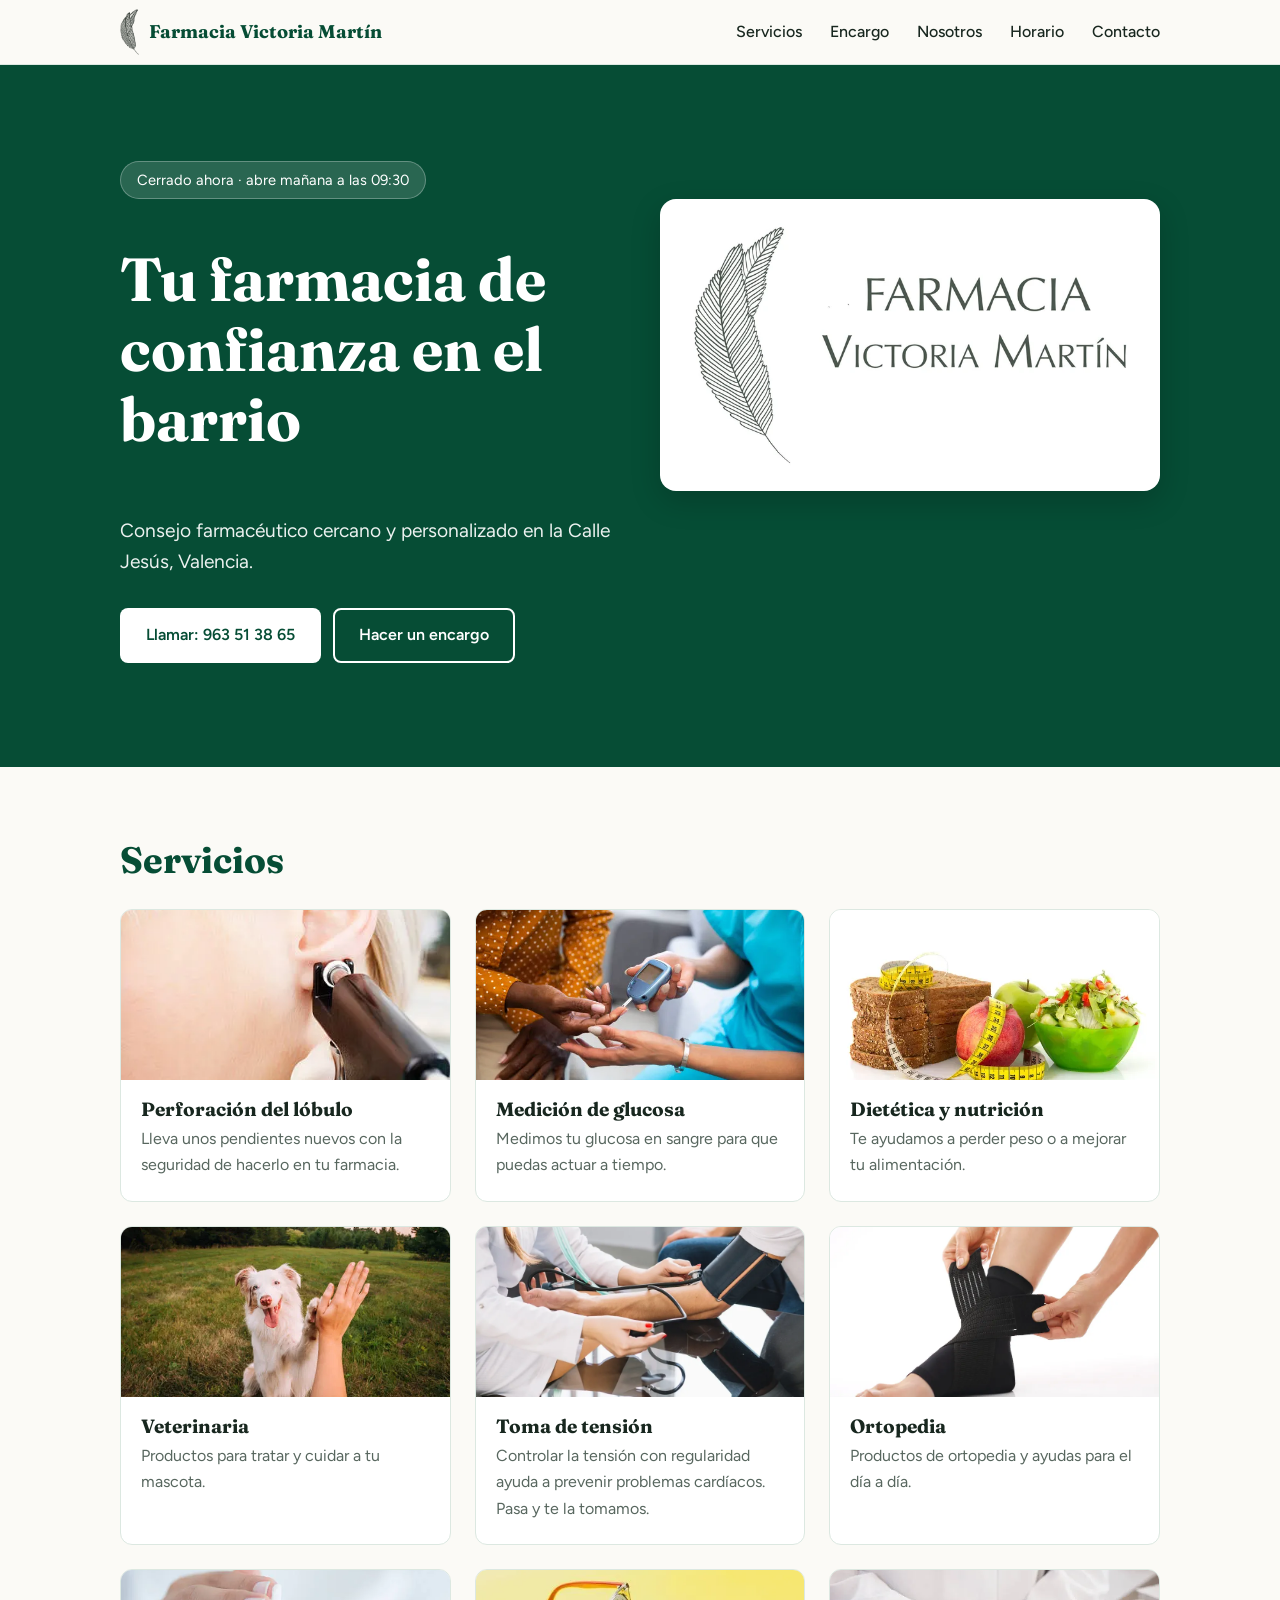
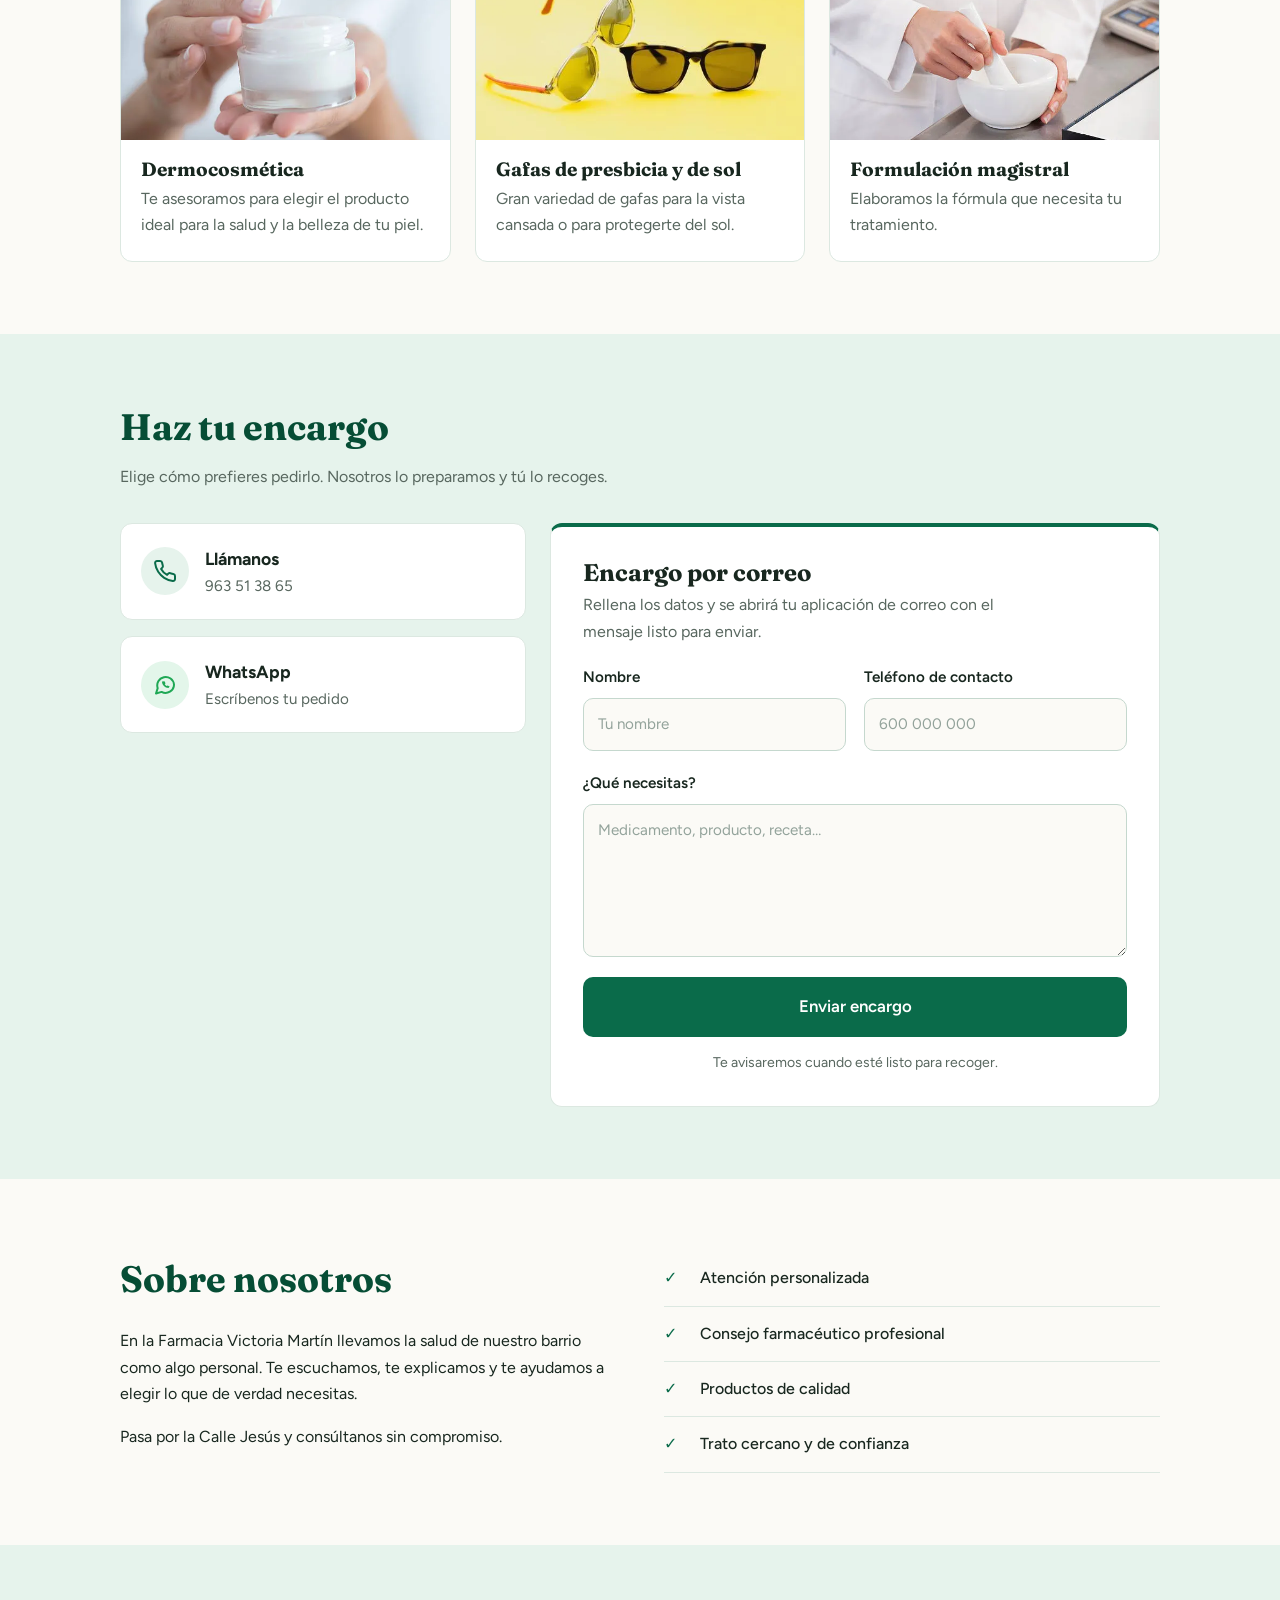
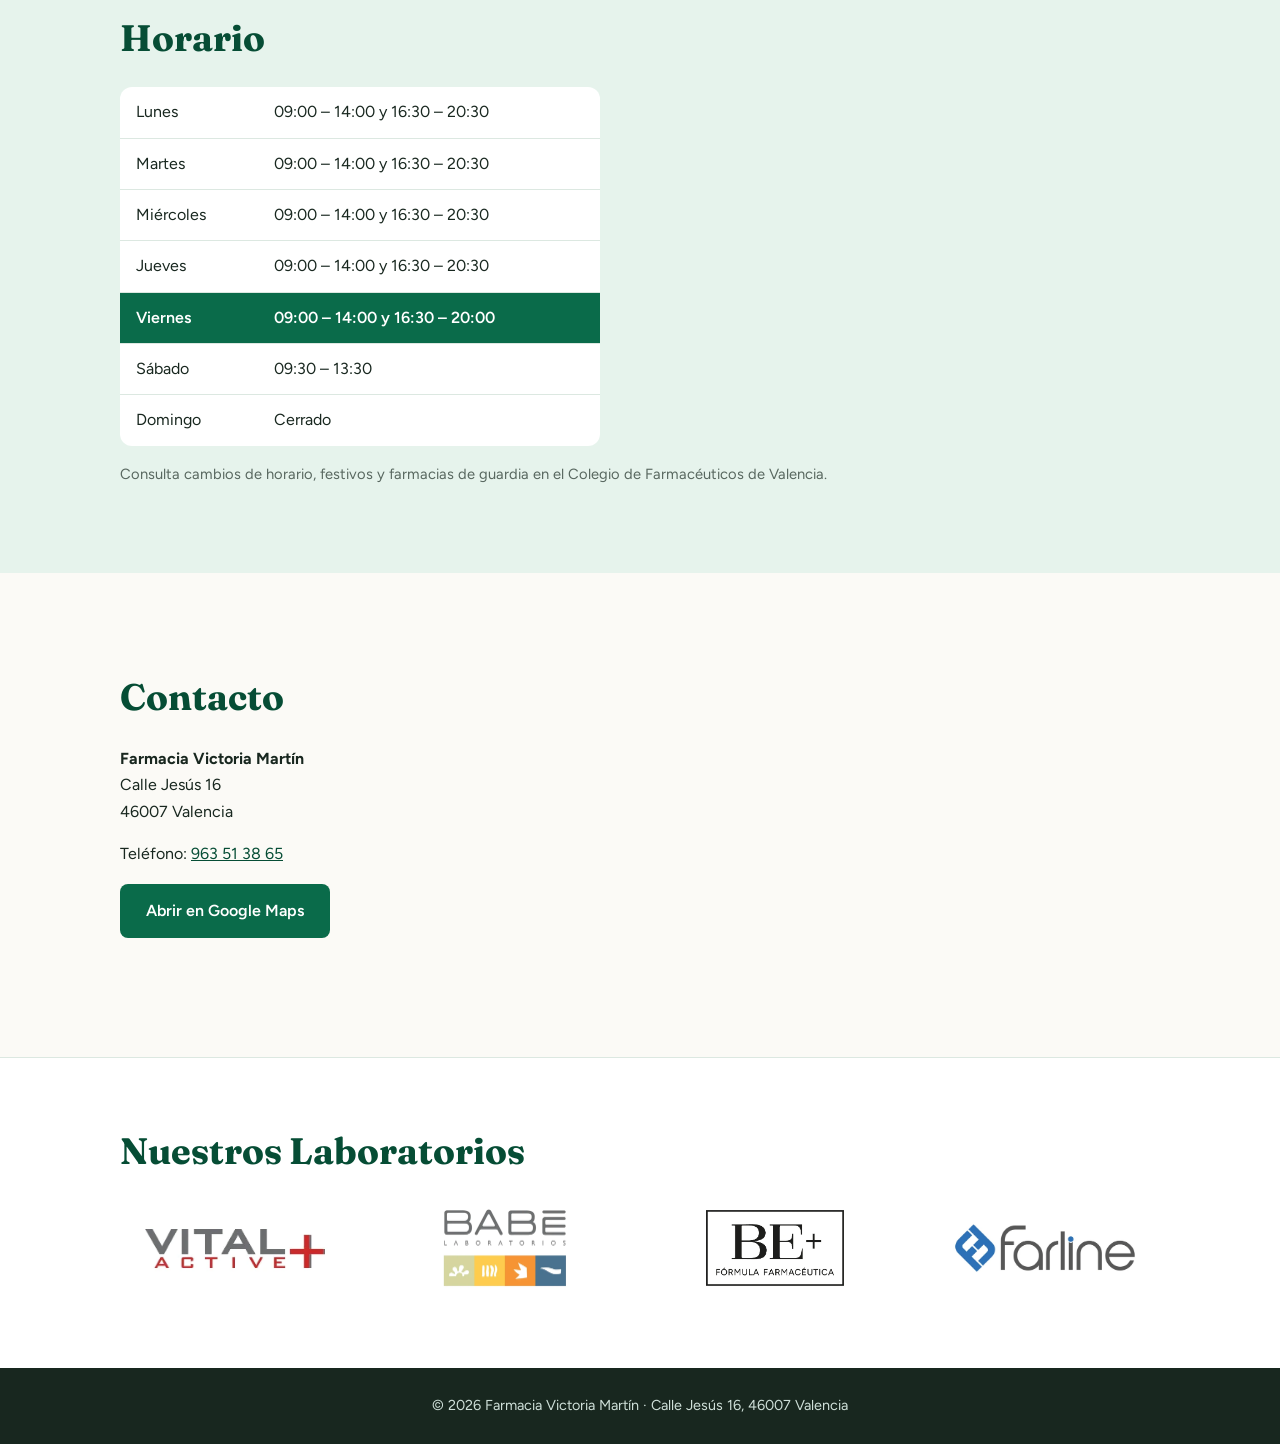
<file: index.html>
<!DOCTYPE html>
<html lang="es">
<head>
<meta charset="UTF-8">
<meta name="viewport" content="width=device-width, initial-scale=1">
<title>Farmacia Victoria Martín · Calle Jesús 16, Valencia</title>
<meta name="description" content="Farmacia Victoria Martín en Valencia (Calle Jesús 16, 46007). Atención farmacéutica, dermofarmacia, nutrición, ortopedia y más.">
<link rel="icon" href="favicon.ico" sizes="48x48">
<link rel="icon" type="image/png" sizes="32x32" href="img/favicon-32.png">
<link rel="icon" type="image/png" sizes="48x48" href="img/favicon-48.png">
<link rel="apple-touch-icon" href="img/apple-touch-icon.png">
<link rel="preconnect" href="https://fonts.googleapis.com">
<link rel="preconnect" href="https://fonts.gstatic.com" crossorigin>
<link rel="stylesheet" href="https://fonts.googleapis.com/css2?family=Fraunces:opsz,wght@9..144,500;9..144,700&family=Figtree:wght@400;500;600&display=swap">
<link rel="stylesheet" href="style.css?v=6">
<script type="application/ld+json">
{"@context":"https://schema.org","@type":"Pharmacy","name":"Farmacia Victoria Martín","url":"https://farmaciavictoriamartin.es","telephone":"+34963513865",
"address":{"@type":"PostalAddress","streetAddress":"Calle Jesús 16","addressLocality":"Valencia","postalCode":"46007","addressCountry":"ES"},
"openingHoursSpecification":[
{"@type":"OpeningHoursSpecification","dayOfWeek":["Monday","Tuesday","Wednesday","Thursday","Friday"],"opens":"09:30","closes":"14:00"},
{"@type":"OpeningHoursSpecification","dayOfWeek":["Monday","Tuesday","Wednesday","Thursday","Friday"],"opens":"17:00","closes":"20:30"},
{"@type":"OpeningHoursSpecification","dayOfWeek":"Saturday","opens":"09:30","closes":"14:00"}]}
</script>
</head>
<body>
<a class="skip" href="#servicios">Saltar al contenido</a>
<header class="header">
  <div class="wrap nav">
    <a class="logo" href="#inicio"><img class="logo-mark" src="img/logo-final.webp" width="19" height="46" alt=""> Farmacia Victoria Martín</a>
    <button class="burger" aria-label="Abrir menú" aria-expanded="false" aria-controls="menu">☰</button>
    <nav id="menu" aria-label="Principal">
      <a href="#servicios">Servicios</a>
      <a href="#encargo">Encargo</a>
      <a href="#nosotros">Nosotros</a>
      <a href="#horario">Horario</a>
      <a href="#contacto">Contacto</a>
    </nav>
  </div>
</header>

<main>
<section id="inicio" class="hero">
  <div class="wrap">
    <p class="badge" id="estado" role="status">Comprobando horario…</p>
    <div class="hero-title">
      <h1>Tu farmacia de confianza en el barrio</h1>
      <img class="hero-logo" src="img/logo-victoria-martin.webp" width="700" height="393" alt="Logotipo de Farmacia Victoria Martín">
    </div>
    <p class="lead">Consejo farmacéutico cercano y personalizado en la Calle Jesús, Valencia.</p>
    <div class="actions">
      <a class="btn" href="tel:+34963513865">Llamar: 963 51 38 65</a>
      <a class="btn ghost" href="#encargo">Hacer un encargo</a>
    </div>
  </div>
</section>

<section id="servicios" class="wrap section">
  <h2>Servicios</h2>
  <div class="grid">
    <article class="card"><img class="card-img" src="img/perforacion.webp" alt="Perforación del lóbulo" loading="lazy">
      <div class="card-body"><h3>Perforación del lóbulo</h3><p>Lleva unos pendientes nuevos con la seguridad de hacerlo en tu farmacia.</p></div></article>
    <article class="card"><img class="card-img" src="img/glucosa.webp" alt="Medición de glucosa" loading="lazy">
      <div class="card-body"><h3>Medición de glucosa</h3><p>Medimos tu glucosa en sangre para que puedas actuar a tiempo.</p></div></article>
    <article class="card"><img class="card-img" src="img/dieta.webp" alt="Dietética y nutrición" loading="lazy">
      <div class="card-body"><h3>Dietética y nutrición</h3><p>Te ayudamos a perder peso o a mejorar tu alimentación.</p></div></article>
    <article class="card"><img class="card-img" src="img/veterinaria.webp" alt="Veterinaria" loading="lazy">
      <div class="card-body"><h3>Veterinaria</h3><p>Productos para tratar y cuidar a tu mascota.</p></div></article>
    <article class="card"><img class="card-img" src="img/toma-tension.webp" alt="Toma de tensión" loading="lazy">
      <div class="card-body"><h3>Toma de tensión</h3><p>Controlar la tensión con regularidad ayuda a prevenir problemas cardíacos. Pasa y te la tomamos.</p></div></article>
    <article class="card"><img class="card-img" src="img/ortopedia.webp" alt="Ortopedia" loading="lazy">
      <div class="card-body"><h3>Ortopedia</h3><p>Productos de ortopedia y ayudas para el día a día.</p></div></article>
    <article class="card"><img class="card-img" src="img/dermocosmetica.webp" alt="Dermocosmética" loading="lazy">
      <div class="card-body"><h3>Dermocosmética</h3><p>Te asesoramos para elegir el producto ideal para la salud y la belleza de tu piel.</p></div></article>
    <article class="card"><img class="card-img" src="img/gafas.webp" alt="Gafas de presbicia y de sol" loading="lazy">
      <div class="card-body"><h3>Gafas de presbicia y de sol</h3><p>Gran variedad de gafas para la vista cansada o para protegerte del sol.</p></div></article>
    <article class="card"><img class="card-img" src="img/formulacion.webp" alt="Formulación magistral" loading="lazy">
      <div class="card-body"><h3>Formulación magistral</h3><p>Elaboramos la fórmula que necesita tu tratamiento.</p></div></article>
  </div>
</section>

<section id="encargo" class="alt">
  <div class="wrap section">
    <h2>Haz tu encargo</h2>
    <p class="lead-sm">Elige cómo prefieres pedirlo. Nosotros lo preparamos y tú lo recoges.</p>
    <div class="encargo">
      <div class="quick-col">
        <a class="quick" href="tel:+34963513865">
          <span class="ico" aria-hidden="true"><svg width="24" height="24" viewBox="0 0 24 24" fill="none" stroke="currentColor" stroke-width="2" stroke-linecap="round" stroke-linejoin="round"><path d="M22 16.9v3a2 2 0 0 1-2.2 2 19.8 19.8 0 0 1-8.6-3.1 19.5 19.5 0 0 1-6-6A19.8 19.8 0 0 1 2.1 4.2 2 2 0 0 1 4.1 2h3a2 2 0 0 1 2 1.7c.1 1 .4 1.9.7 2.8a2 2 0 0 1-.5 2.1L8.1 9.9a16 16 0 0 0 6 6l1.3-1.3a2 2 0 0 1 2.1-.4c.9.3 1.8.6 2.8.7a2 2 0 0 1 1.7 2z"/></svg></span>
          <span><strong>Llámanos</strong><small>963 51 38 65</small></span>
        </a>
        <a class="quick" href="https://wa.me/34696076711?text=Hola%2C%20quiero%20hacer%20un%20encargo" target="_blank" rel="noopener">
          <span class="ico wa" aria-hidden="true"><svg width="24" height="24" viewBox="0 0 24 24" fill="none" stroke="currentColor" stroke-width="2" stroke-linecap="round" stroke-linejoin="round"><path d="M21 11.5a8.4 8.4 0 0 1-12.4 7.4L3 20.5l1.7-5.4A8.4 8.4 0 1 1 21 11.5z"/><path d="M9 8.5c0 3.5 3 6.5 6.5 6.5l1.2-1.6-2.1-1-.9.7a4 4 0 0 1-1.9-1.9l.7-.9-1-2.1z" fill="currentColor" stroke="none"/></svg></span>
          <span><strong>WhatsApp</strong><small>Escríbenos tu pedido</small></span>
        </a>
      </div>
      <form id="form-encargo" class="form-card">
        <div class="form-head">
          <h3>Encargo por correo</h3>
          <p>Rellena los datos y se abrirá tu aplicación de correo con el mensaje listo para enviar.</p>
        </div>
        <div class="form-row">
          <label>Nombre
            <input type="text" name="nombre" autocomplete="name" placeholder="Tu nombre" required>
          </label>
          <label>Teléfono de contacto
            <input type="tel" name="telefono" autocomplete="tel" placeholder="600 000 000" required>
          </label>
        </div>
        <label>¿Qué necesitas?
          <textarea name="pedido" rows="5" required placeholder="Medicamento, producto, receta…"></textarea>
        </label>
        <button type="submit" class="btn">Enviar encargo</button>
        <p class="form-note">Te avisaremos cuando esté listo para recoger.</p>
      </form>
    </div>
  </div>
</section>

<section id="nosotros" class="wrap section two">
  <div>
    <h2>Sobre nosotros</h2>
    <p>En la Farmacia Victoria Martín llevamos la salud de nuestro barrio como algo personal. Te escuchamos, te explicamos y te ayudamos a elegir lo que de verdad necesitas.</p>
    <p>Pasa por la Calle Jesús y consúltanos sin compromiso.</p>
  </div>
  <ul class="checks">
    <li>Atención personalizada</li>
    <li>Consejo farmacéutico profesional</li>
    <li>Productos de calidad</li>
    <li>Trato cercano y de confianza</li>
  </ul>
</section>

<section id="horario" class="alt">
  <div class="wrap section">
    <h2>Horario</h2>
    <table class="hours" id="tabla-horario"></table>
    <p class="note">Consulta cambios de horario, festivos y farmacias de guardia en el Colegio de Farmacéuticos de Valencia.</p>
  </div>
</section>

<section id="contacto" class="wrap section two">
  <div>
    <h2>Contacto</h2>
    <p><strong>Farmacia Victoria Martín</strong><br>Calle Jesús 16<br>46007 Valencia</p>
    <p>Teléfono: <a href="tel:+34963513865">963 51 38 65</a></p>
    <p><a class="btn" target="_blank" rel="noopener" href="https://www.google.com/maps/search/?api=1&query=Calle+Jesus+16+46007+Valencia">Abrir en Google Maps</a></p>
  </div>
  <iframe title="Mapa de la farmacia" loading="lazy" src="https://www.google.com/maps?q=Calle+Jesus+16+46007+Valencia&output=embed"></iframe>
</section>
<section id="marcas" class="marcas" aria-labelledby="t-marcas">
  <div class="wrap section">
    <h2 id="t-marcas">Nuestros Laboratorios</h2>
    <ul class="marcas-list">
      <li><img src="img/vital-active.webp" width="455" height="117" alt="Vital Active" loading="lazy"></li>
      <li><img src="img/Babe.webp" width="520" height="338" alt="Babé Laboratorios" loading="lazy"></li>
      <li><img src="img/be-plus.webp" width="517" height="299" alt="BE+ Fórmula Farmacéutica" loading="lazy"></li>
      <li><img src="img/farline.webp" width="520" height="159" alt="Farline" loading="lazy"></li>
    </ul>
  </div>
</section>
</main>

<footer>
  <div class="wrap">© <span id="anio"></span> Farmacia Victoria Martín · Calle Jesús 16, 46007 Valencia</div>
</footer>
<script src="script.js?v=2"></script>
</body>
</html>
</file>
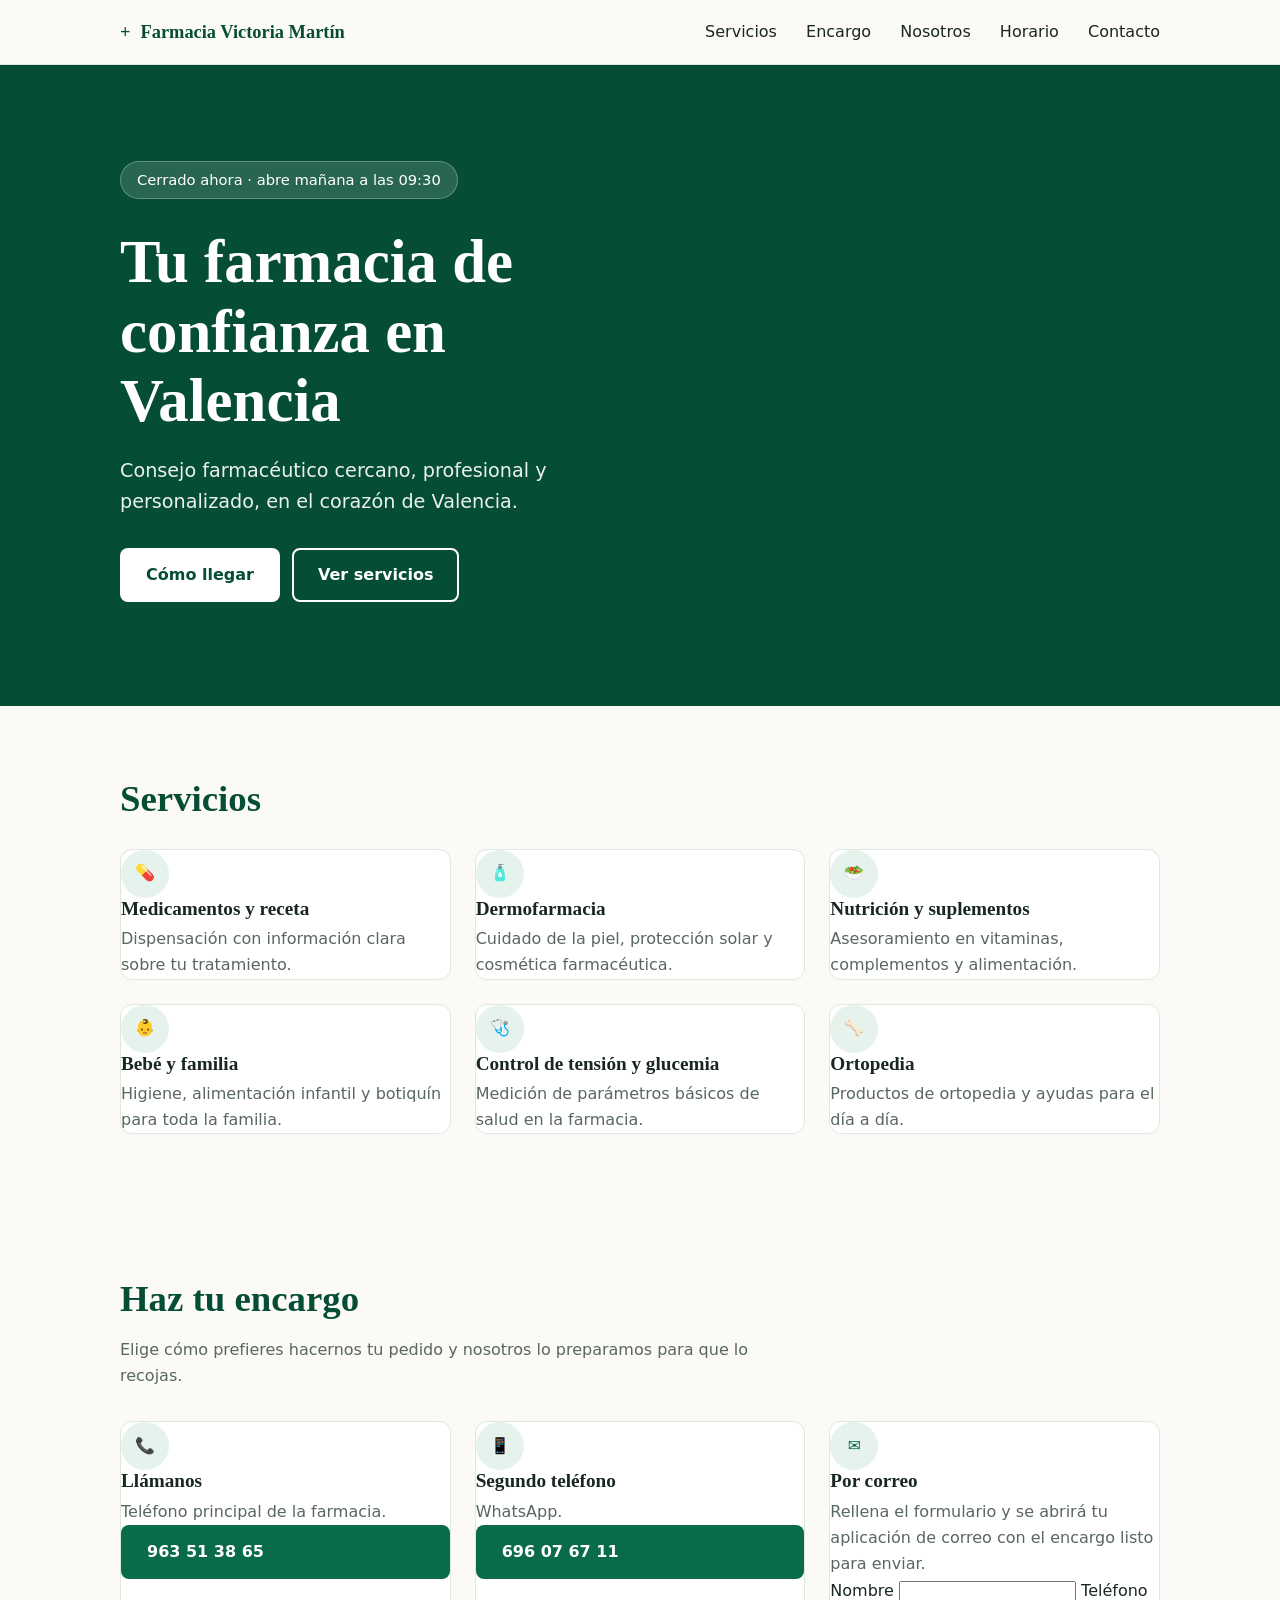
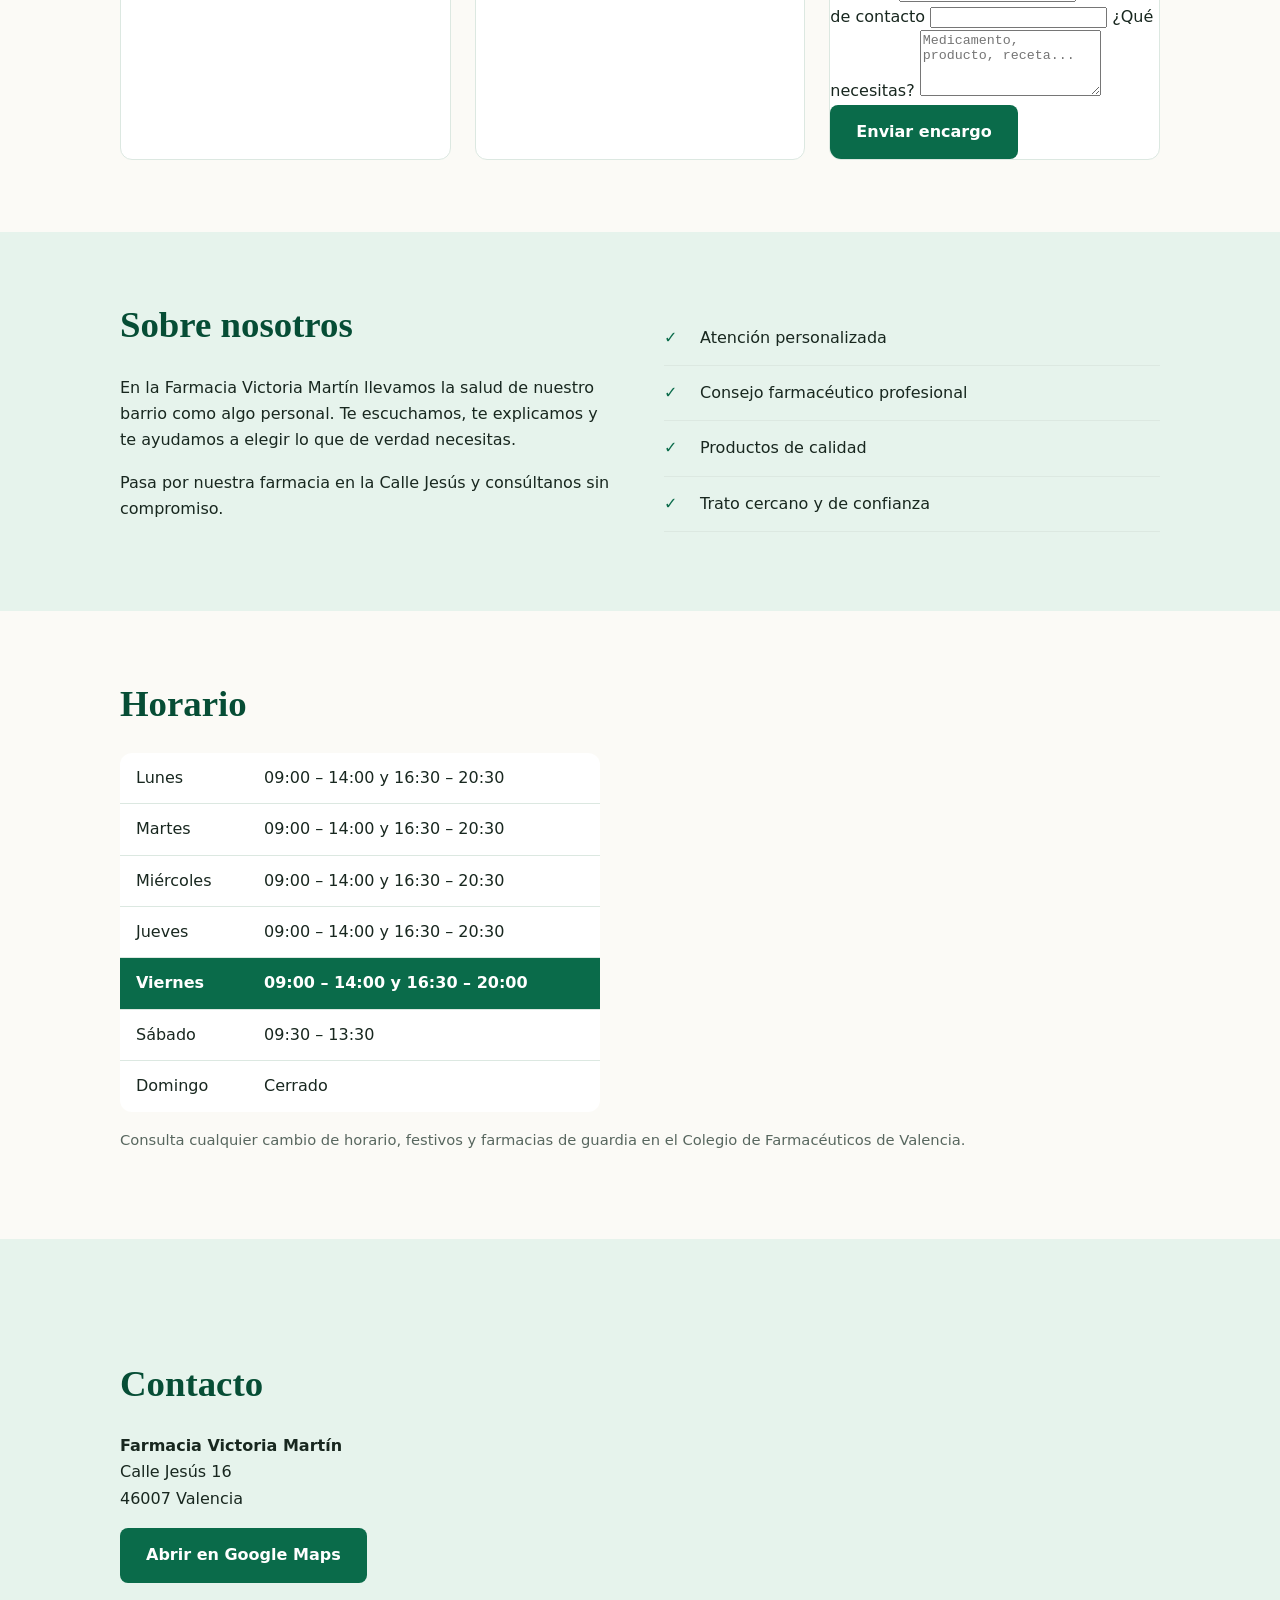
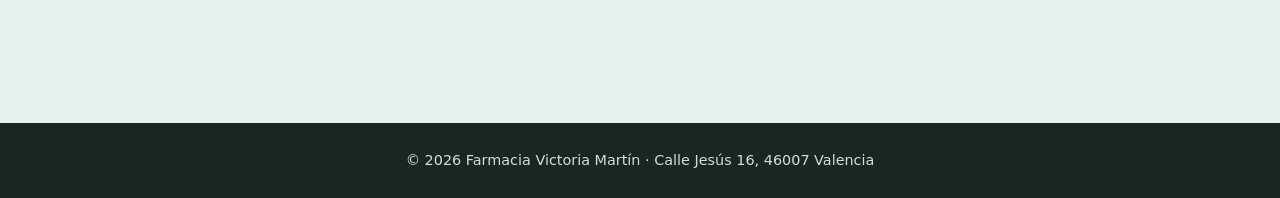
<file: index (1).html>
<!DOCTYPE html>
<html lang="es">
<head>
<meta charset="UTF-8">
<meta name="viewport" content="width=device-width, initial-scale=1">
<title>Farmacia Victoria Martín · Calle Jesús 16, Valencia</title>
<meta name="description" content="Farmacia Victoria Martín en Valencia (Calle Jesús 16, 46007). Atención farmacéutica, dermofarmacia, nutrición, ortopedia y más.">
<link rel="icon" href="data:image/svg+xml,<svg xmlns='http://www.w3.org/2000/svg' viewBox='0 0 100 100'><text y='.9em' font-size='90'>➕</text></svg>">
<link rel="stylesheet" href="style.css">
<script type="application/ld+json">
{"@context":"https://schema.org","@type":"Pharmacy","name":"Farmacia Victoria Martín","url":"https://farmaciavictoriamartin.es",
"address":{"@type":"PostalAddress","streetAddress":"Calle Jesús 16","addressLocality":"Valencia","postalCode":"46007","addressCountry":"ES"}}
</script>
</head>
<body>
<header class="header">
  <div class="wrap nav">
    <a class="logo" href="#inicio"><span class="cross">+</span> Farmacia Victoria Martín</a>
    <button class="burger" aria-label="Menú" aria-expanded="false">☰</button>
    <nav id="menu">
      <a href="#servicios">Servicios</a>
      <a href="#encargo">Encargo</a>
      <a href="#nosotros">Nosotros</a>
      <a href="#horario">Horario</a>
      <a href="#contacto">Contacto</a>
    </nav>
  </div>
</header>

<main>
<section id="inicio" class="hero">
  <div class="wrap">
    <p class="badge" id="estado">Comprobando horario…</p>
    <h1>Tu farmacia de confianza en Valencia</h1>
    <p class="lead">Consejo farmacéutico cercano, profesional y personalizado, en el corazón de Valencia.</p>
    <div class="actions">
      <a class="btn" href="#contacto">Cómo llegar</a>
      <a class="btn ghost" href="#servicios">Ver servicios</a>
    </div>
  </div>
</section>

<section id="servicios" class="wrap section">
  <h2>Servicios</h2>
  <div class="grid">
    <article class="card"><div class="ico">💊</div><h3>Medicamentos y receta</h3><p>Dispensación con información clara sobre tu tratamiento.</p></article>
    <article class="card"><div class="ico">🧴</div><h3>Dermofarmacia</h3><p>Cuidado de la piel, protección solar y cosmética farmacéutica.</p></article>
    <article class="card"><div class="ico">🥗</div><h3>Nutrición y suplementos</h3><p>Asesoramiento en vitaminas, complementos y alimentación.</p></article>
    <article class="card"><div class="ico">👶</div><h3>Bebé y familia</h3><p>Higiene, alimentación infantil y botiquín para toda la familia.</p></article>
    <article class="card"><div class="ico">🩺</div><h3>Control de tensión y glucemia</h3><p>Medición de parámetros básicos de salud en la farmacia.</p></article>
    <article class="card"><div class="ico">🦴</div><h3>Ortopedia</h3><p>Productos de ortopedia y ayudas para el día a día.</p></article>
  </div>
</section>

<section id="encargo" class="wrap section">
  <h2>Haz tu encargo</h2>
  <p class="lead-sm">Elige cómo prefieres hacernos tu pedido y nosotros lo preparamos para que lo recojas.</p>
  <div class="grid encargo-grid">

    <article class="card">
      <div class="ico">📞</div>
      <h3>Llámanos</h3>
      <p>Teléfono principal de la farmacia.</p>
      <a class="btn" href="tel:+96 351 38 65">963 51 38 65</a>
    </article>

    <article class="card">
      <div class="ico">📱</div>
      <h3>Segundo teléfono</h3>
      <p>WhatsApp.</p>
      <a class="btn" href="tel:+34XXXXXXXXX">696 07 67 11</a>
    </article>

    <article class="card encargo-form-card">
      <div class="ico">✉️</div>
      <h3>Por correo</h3>
      <p>Rellena el formulario y se abrirá tu aplicación de correo con el encargo listo para enviar.</p>
      <form id="form-encargo">
        <label>Nombre
          <input type="text" name="nombre" required>
        </label>
        <label>Teléfono de contacto
          <input type="tel" name="telefono" required>
        </label>
        <label>¿Qué necesitas?
          <textarea name="pedido" rows="4" required placeholder="Medicamento, producto, receta..."></textarea>
        </label>
        <button type="submit" class="btn">Enviar encargo</button>
      </form>
    </article>

  </div>
</section>

<section id="nosotros" class="alt">
  <div class="wrap section two">
    <div>
      <h2>Sobre nosotros</h2>
      <p>En la Farmacia Victoria Martín llevamos la salud de nuestro barrio como algo personal. Te escuchamos, te explicamos y te ayudamos a elegir lo que de verdad necesitas.</p>
      <p>Pasa por nuestra farmacia en la Calle Jesús y consúltanos sin compromiso.</p>
    </div>
    <ul class="checks">
      <li>Atención personalizada</li>
      <li>Consejo farmacéutico profesional</li>
      <li>Productos de calidad</li>
      <li>Trato cercano y de confianza</li>
    </ul>
  </div>
</section>

<section id="horario" class="wrap section">
  <h2>Horario</h2>
  <table class="hours" id="tabla-horario"></table>
  <p class="note">Consulta cualquier cambio de horario, festivos y farmacias de guardia en el Colegio de Farmacéuticos de Valencia.</p>
</section>

<section id="contacto" class="alt">
  <div class="wrap section two">
    <div>
      <h2>Contacto</h2>
      <p><strong>Farmacia Victoria Martín</strong><br>Calle Jesús 16<br>46007 Valencia</p>
      <p><a class="btn" target="_blank" rel="noopener" href="https://www.google.com/maps/search/?api=1&query=Calle+Jesus+16+46007+Valencia">Abrir en Google Maps</a></p>
    </div>
    <iframe title="Mapa" loading="lazy" src="https://www.google.com/maps?q=Calle+Jesus+16+46007+Valencia&output=embed"></iframe>
  </div>
</section>
</main>

<footer>
  <div class="wrap">© <span id="anio"></span> Farmacia Victoria Martín · Calle Jesús 16, 46007 Valencia</div>
</footer>
<script src="script.js"></script>
</body>
</html>
</file>
<file: style.css>
:root{--verde:#0a6b4a;--verde-osc:#064d35;--menta:#e6f3ec;--crema:#fbfaf6;--texto:#18271f;--gris:#58675f;--linea:#dce8e1;--wa:#1fa855}
*{box-sizing:border-box}
html{scroll-behavior:smooth;scroll-padding-top:76px}
body{margin:0;font-family:Figtree,system-ui,-apple-system,"Segoe UI",Roboto,sans-serif;color:var(--texto);background:var(--crema);line-height:1.65}
h1,h2,h3{font-family:Fraunces,Georgia,serif;line-height:1.15}
.wrap{max-width:1080px;margin:auto;padding:0 20px}
a{color:var(--verde-osc)}
:focus-visible{outline:3px solid #f2b705;outline-offset:2px}
.skip{position:absolute;left:-999px;top:8px;background:#fff;padding:8px 14px;z-index:20;border-radius:6px}
.skip:focus{left:8px}

.header{position:sticky;top:0;background:rgba(251,250,246,.95);backdrop-filter:blur(8px);border-bottom:1px solid var(--linea);z-index:10}
.nav{display:flex;align-items:center;justify-content:space-between;height:64px}
.logo{font-family:Fraunces,Georgia,serif;font-weight:700;font-size:1.15rem;text-decoration:none;color:var(--verde-osc);display:flex;align-items:center;gap:10px}
.logo-mark{display:block;height:46px;width:auto}
nav a{margin-left:24px;text-decoration:none;color:var(--texto);font-weight:500}
nav a:hover{color:var(--verde);text-decoration:underline;text-underline-offset:6px}
.burger{display:none;background:none;border:0;font-size:1.6rem;cursor:pointer;color:var(--texto)}

.hero{background:var(--verde-osc);color:#fff;padding:96px 0 104px}
.hero h1{font-size:clamp(2.2rem,5.5vw,3.8rem);margin:.45em 0 .3em;max-width:16ch;font-weight:700}
.hero-title{margin-bottom:24px;display:flex;align-items:center;justify-content:space-between;gap:40px;flex-wrap:wrap}
.hero-title h1{flex:1 1 320px}
.hero-logo{display:block;width:clamp(280px,42vw,500px);height:auto;background:#fff;border-radius:16px;padding:20px 26px;box-shadow:0 10px 30px rgba(0,0,0,.18)}
.lead{font-size:1.2rem;max-width:520px;opacity:.92;margin:0}
.badge{display:inline-block;background:rgba(255,255,255,.14);border:1px solid rgba(255,255,255,.28);padding:6px 16px;border-radius:99px;font-size:.92rem;margin:0}
.actions{margin-top:30px;display:flex;gap:12px;flex-wrap:wrap}
.btn{display:inline-block;background:#fff;color:var(--verde-osc);padding:12px 24px;border-radius:8px;font:inherit;font-weight:600;text-decoration:none;border:2px solid transparent;cursor:pointer;transition:background .15s,transform .15s}
.btn:hover{transform:translateY(-1px)}
.section .btn,.alt .btn{background:var(--verde);color:#fff}
.section .btn:hover,.alt .btn:hover{background:var(--verde-osc)}
.btn.ghost{background:transparent!important;color:#fff!important;border-color:#fff}
.btn.ghost:hover{background:rgba(255,255,255,.12)!important}

.section{padding-top:72px;padding-bottom:72px}
h2{font-size:clamp(1.7rem,3.5vw,2.3rem);margin:0 0 28px;color:var(--verde-osc)}
.alt{background:var(--menta)}

.grid{display:grid;grid-template-columns:repeat(auto-fit,minmax(250px,1fr));gap:24px}
.card{border:1px solid var(--linea);border-radius:12px;overflow:hidden;background:#fff;display:flex;flex-direction:column}
.card-img{width:100%;height:170px;object-fit:cover;display:block;background:var(--menta)}
.card-body{padding:18px 20px 22px}
.card h3{margin:0 0 6px;font-size:1.2rem}
.card p{color:var(--gris);margin:0}

.lead-sm{color:var(--gris);max-width:640px;margin:-12px 0 32px}
.encargo{display:grid;grid-template-columns:1fr 1.5fr;gap:24px;align-items:start}
.quick-col{display:grid;gap:16px}
.quick{display:flex;align-items:center;gap:16px;background:#fff;border:1px solid var(--linea);border-radius:12px;padding:20px;text-decoration:none;color:var(--texto);transition:border-color .15s}
.quick:hover{border-color:var(--verde)}
.quick strong{display:block;font-size:1.1rem}
.quick small{color:var(--gris);font-size:.95rem}
.ico{flex:none;width:48px;height:48px;border-radius:50%;background:var(--menta);color:var(--verde);display:grid;place-items:center}
.ico svg{width:24px;height:24px;max-width:24px;max-height:24px;display:block}
.ico.wa{background:#e3f6ea;color:var(--wa)}

.form-card{background:#fff;border:1px solid var(--linea);border-top:4px solid var(--verde);border-radius:12px;padding:32px;display:flex;flex-direction:column;gap:20px}
.form-head h3{margin:0 0 6px;font-size:1.5rem}
.form-head p{margin:0;color:var(--gris);max-width:46ch}
.form-row{display:grid;grid-template-columns:1fr 1fr;gap:18px}
.form-card label{display:flex;flex-direction:column;gap:8px;font-size:.95rem;font-weight:600}
.form-card input,.form-card textarea{font:inherit;font-weight:400;padding:13px 14px;border:1.5px solid #c5d8ce;border-radius:10px;resize:vertical;width:100%;background:var(--crema);color:var(--texto);transition:border-color .15s,background .15s}
.form-card input::placeholder,.form-card textarea::placeholder{color:#93a39b}
.form-card input:focus,.form-card textarea:focus{outline:0;border-color:var(--verde);background:#fff;box-shadow:0 0 0 3px rgba(10,107,74,.15)}
.form-card .btn{width:100%;padding:14px 24px;font-size:1.05rem;border-radius:10px}
.form-note{margin:-6px 0 0;text-align:center;color:var(--gris);font-size:.88rem}

.two{display:grid;grid-template-columns:1fr 1fr;gap:48px;align-items:center}
.checks{list-style:none;padding:0;margin:0}
.checks li{padding:14px 0 14px 36px;position:relative;border-bottom:1px solid var(--linea);font-weight:500}
.checks li::before{content:"✓";position:absolute;left:0;color:var(--verde);font-weight:700}
iframe{width:100%;height:340px;border:0;border-radius:12px}
.hours{border-collapse:collapse;width:100%;max-width:480px;background:#fff;border-radius:12px;overflow:hidden}
.hours td{padding:12px 16px;border-bottom:1px solid var(--linea)}
.hours tr:last-child td{border-bottom:0}
.hours tr.hoy{background:var(--verde);color:#fff;font-weight:600}
.note{color:var(--gris);font-size:.92rem;margin-top:16px}
.marcas{background:#fff;border-top:1px solid var(--linea)}
.marcas-list{list-style:none;margin:0;padding:0;display:grid;grid-template-columns:repeat(4,1fr);gap:24px 40px;align-items:center}
.marcas-list li{display:flex;align-items:center;justify-content:center;height:96px}
.marcas-list img{display:block;width:auto;height:auto;max-width:190px;max-height:84px;object-fit:contain}
footer{background:var(--texto);color:#cfe0d9;text-align:center;padding:26px 0;font-size:.9rem}

@media(max-width:760px){
 .burger{display:block}
 nav{display:none;position:absolute;top:64px;left:0;right:0;background:var(--crema);padding:8px 20px;border-bottom:1px solid var(--linea)}
 nav.open{display:block}
 nav a{display:block;margin:0;padding:12px 0}
 .two,.encargo,.form-row{grid-template-columns:1fr}
 .marcas-list{grid-template-columns:repeat(2,1fr);gap:16px 24px}
 .marcas-list li{height:80px}
 .marcas-list img{max-width:150px;max-height:64px}
 .hero{padding:64px 0 72px}
 .hero-title{gap:4px}
 .hero-logo{width:100%;max-width:360px}
 .section{padding-top:52px;padding-bottom:52px}
}
@media(prefers-reduced-motion:reduce){html{scroll-behavior:auto}*{transition:none!important}}
</file>
